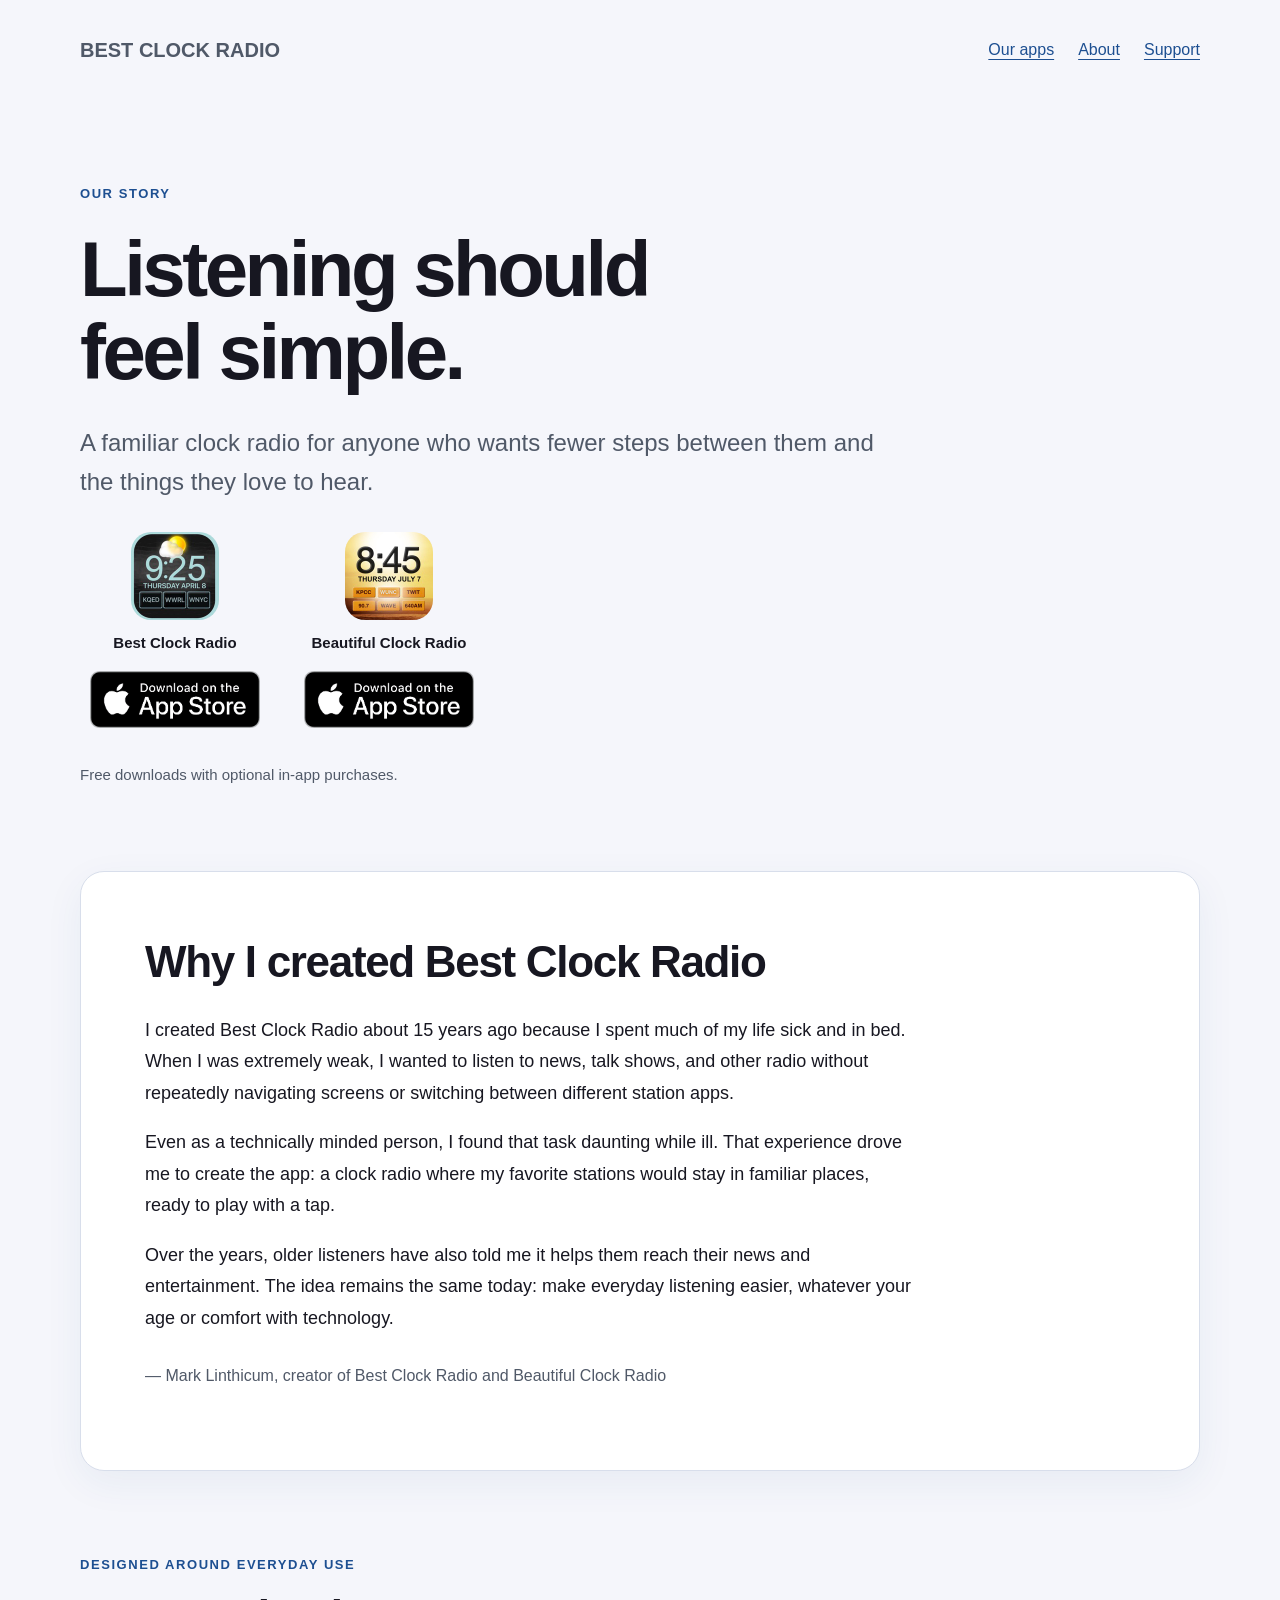
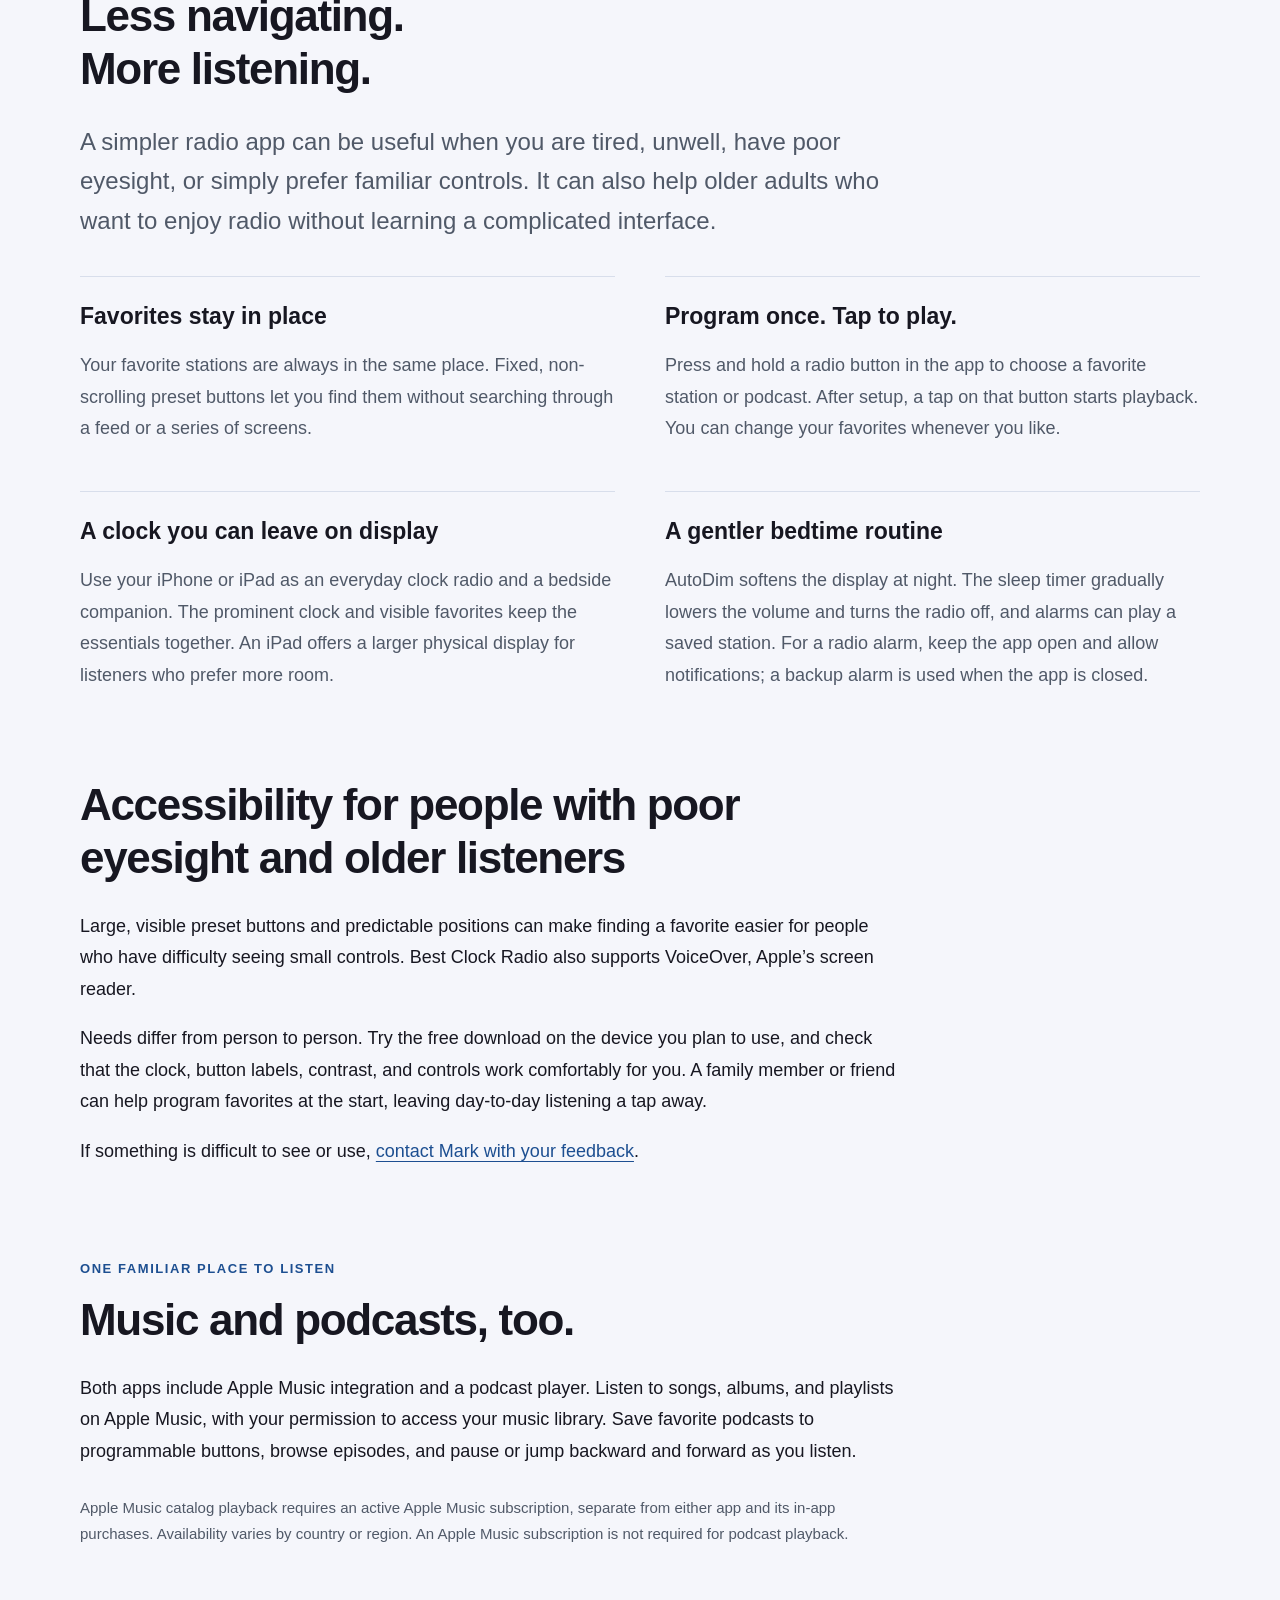
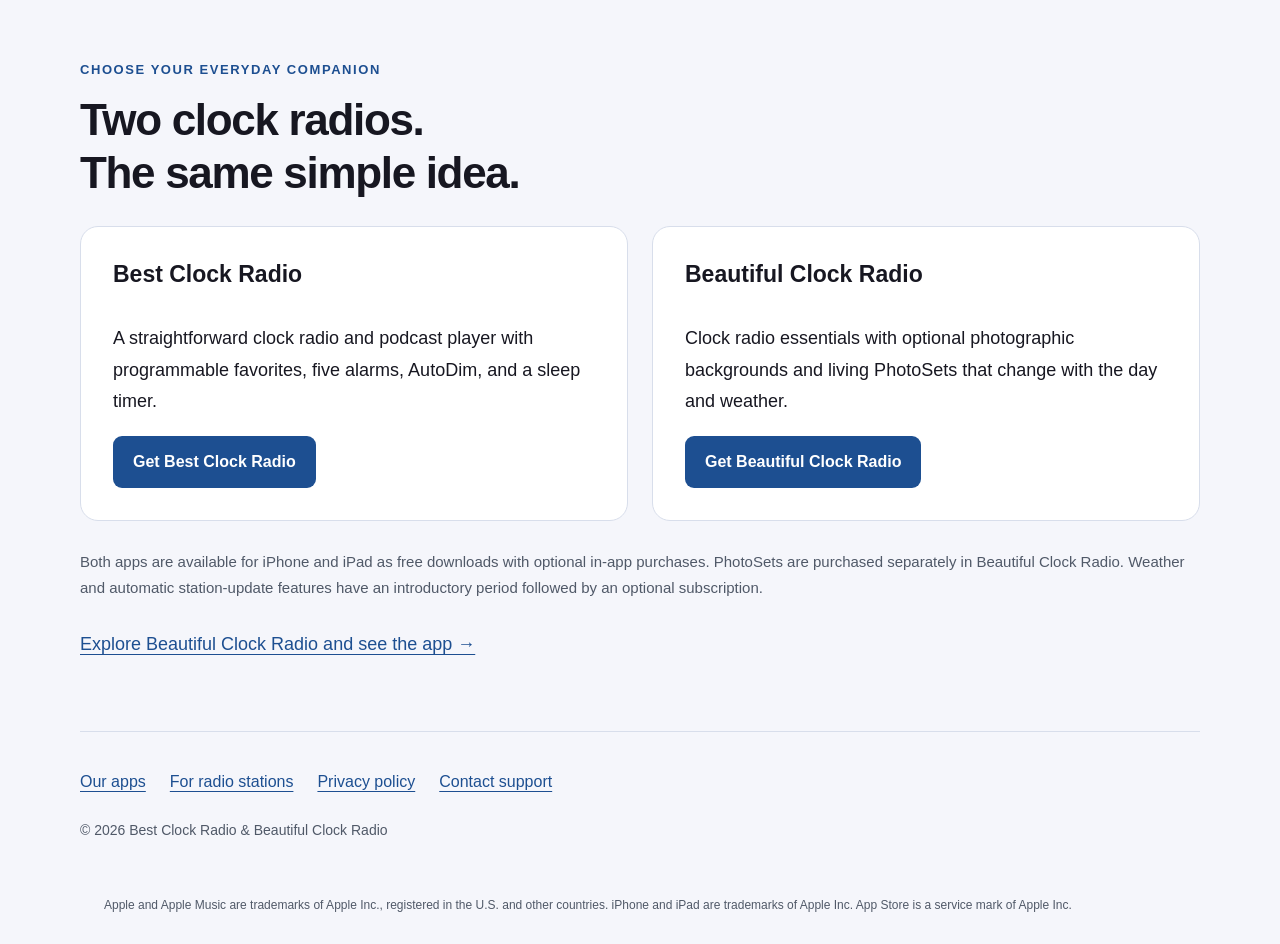
<file: about.html>
<!doctype html>
<html lang="en">
<head>
  <meta charset="utf-8">
  <meta name="viewport" content="width=device-width, initial-scale=1">
  <title>About Best Clock Radio | Simple Radio for Easier Listening</title>
  <meta name="description" content="Why Mark Linthicum created Best Clock Radio: simple, fixed radio buttons for everyday listening, including older adults and people with poor eyesight or low energy.">
  <link rel="canonical" href="https://www.beautifulclockradio.com/about.html">
  <link rel="icon" type="image/png" sizes="32x32" href="assets/favicon-32x32.png">
  <meta property="og:type" content="website">
  <meta property="og:title" content="Our Story &amp; Easy Listening | Best Clock Radio">
  <meta property="og:description" content="A personal story behind a simpler clock radio. Discover fixed programmable favorites and a familiar way to reach your news and entertainment.">
  <meta property="og:url" content="https://www.beautifulclockradio.com/about.html">
  <meta property="og:image" content="https://www.beautifulclockradio.com/assets/best-clock-radio-logo.jpg">
  <meta property="og:site_name" content="Best Clock Radio &amp; Beautiful Clock Radio">
  <meta name="twitter:card" content="summary_large_image">
  <meta name="twitter:title" content="Our Story &amp; Easy Listening | Best Clock Radio">
  <meta name="twitter:description" content="The personal story behind simple, fixed radio buttons for everyday listening.">
  <meta name="twitter:image" content="https://www.beautifulclockradio.com/assets/best-clock-radio-logo.jpg">
  <link rel="stylesheet" href="about.css">
  <script type="application/ld+json">
  {
    "@context": "https://schema.org",
    "@type": "AboutPage",
    "@id": "https://www.beautifulclockradio.com/about.html#page",
    "url": "https://www.beautifulclockradio.com/about.html",
    "name": "About Best Clock Radio: Simple Radio for Easier Listening",
    "description": "The story behind Best Clock Radio and Beautiful Clock Radio, and their approach to simple everyday listening.",
    "author": {"@type": "Person", "name": "Mark Linthicum"},
    "isPartOf": {"@id": "https://www.beautifulclockradio.com/#website"},
    "about": [{"@id": "https://www.beautifulclockradio.com/#best-clock-radio"}, {"@id": "https://www.beautifulclockradio.com/#beautiful-clock-radio"}]
  }
  </script>
</head>
<body>
<a class="skip-link" href="#main">Skip to content</a>
<header><a class="brand" href="./">Best Clock Radio</a><nav aria-label="Main navigation"><a href="./">Our apps</a><a href="about.html" aria-current="page">About</a><a href="mailto:enjoyableapps@gmail.com">Support</a></nav></header>
<main id="main">
  <section class="intro"><p class="kicker">Our story</p><h1>Listening should<br>feel simple.</h1><p class="lead">A familiar clock radio for anyone who wants fewer steps between them and the things they love to hear.</p><div class="app-downloads" aria-label="Download our apps">
 <div class="app-download"><img class="download-icon" src="assets/best-app-icon.jpg" width="88" height="88" alt="Best Clock Radio app icon"><strong>Best Clock Radio</strong><a href="https://apps.apple.com/app/id858324439" aria-label="Download Best Clock Radio on the App Store"><img class="download-badge" src="assets/app-store.png" width="170" alt="Download on the App Store"></a></div>
 <div class="app-download"><img class="download-icon" src="assets/beautiful-app-icon.jpg" width="88" height="88" alt="Beautiful Clock Radio app icon"><strong>Beautiful Clock Radio</strong><a href="https://apps.apple.com/app/id442148386" aria-label="Download Beautiful Clock Radio on the App Store"><img class="download-badge" src="assets/app-store.png" width="170" alt="Download on the App Store"></a></div>
 </div><p class="note">Free downloads with optional in-app purchases.</p></section>
  <article class="story" aria-labelledby="story-heading">
    <h2 id="story-heading">Why I created Best Clock Radio</h2>
    <p>I created Best Clock Radio about 15 years ago because I spent much of my life sick and in bed. When I was extremely weak, I wanted to listen to news, talk shows, and other radio without repeatedly navigating screens or switching between different station apps.</p>
    <p>Even as a technically minded person, I found that task daunting while ill. That experience drove me to create the app: a clock radio where my favorite stations would stay in familiar places, ready to play with a tap.</p>
    <p>Over the years, older listeners have also told me it helps them reach their news and entertainment. The idea remains the same today: make everyday listening easier, whatever your age or comfort with technology.</p>
    <p class="signature">— Mark Linthicum, creator of Best Clock Radio and Beautiful Clock Radio</p>
  </article>
  <section id="easy-listening" class="easy" aria-labelledby="ease-heading">
    <p class="kicker">Designed around everyday use</p><h2 id="ease-heading">Less navigating.<br>More listening.</h2>
    <p class="lead">A simpler radio app can be useful when you are tired, unwell, have poor eyesight, or simply prefer familiar controls. It can also help older adults who want to enjoy radio without learning a complicated interface.</p>
    <div class="benefits">
      <article><h3>Favorites stay in place</h3><p>Your favorite stations are always in the same place. Fixed, non-scrolling preset buttons let you find them without searching through a feed or a series of screens.</p></article>
      <article><h3>Program once. Tap to play.</h3><p>Press and hold a radio button in the app to choose a favorite station or podcast. After setup, a tap on that button starts playback. You can change your favorites whenever you like.</p></article>
      <article><h3>A clock you can leave on display</h3><p>Use your iPhone or iPad as an everyday clock radio and a bedside companion. The prominent clock and visible favorites keep the essentials together. An iPad offers a larger physical display for listeners who prefer more room.</p></article>
      <article><h3>A gentler bedtime routine</h3><p>AutoDim softens the display at night. The sleep timer gradually lowers the volume and turns the radio off, and alarms can play a saved station. For a radio alarm, keep the app open and allow notifications; a backup alarm is used when the app is closed.</p></article>
    </div>
  </section>
  <section class="accessibility" aria-labelledby="accessibility-heading"><h2 id="accessibility-heading">Accessibility for people with poor eyesight and older listeners</h2><p>Large, visible preset buttons and predictable positions can make finding a favorite easier for people who have difficulty seeing small controls. Best Clock Radio also supports VoiceOver, Apple’s screen reader.</p><p>Needs differ from person to person. Try the free download on the device you plan to use, and check that the clock, button labels, contrast, and controls work comfortably for you. A family member or friend can help program favorites at the start, leaving day-to-day listening a tap away.</p><p>If something is difficult to see or use, <a href="mailto:enjoyableapps@gmail.com">contact Mark with your feedback</a>.</p></section>
  <section class="about-audio" aria-labelledby="audio-heading"><p class="kicker">One familiar place to listen</p><h2 id="audio-heading">Music and podcasts, too.</h2><p>Both apps include Apple Music integration and a podcast player. Listen to songs, albums, and playlists on Apple Music, with your permission to access your music library. Save favorite podcasts to programmable buttons, browse episodes, and pause or jump backward and forward as you listen.</p><p class="note">Apple Music catalog playback requires an active Apple Music subscription, separate from either app and its in-app purchases. Availability varies by country or region. An Apple Music subscription is not required for podcast playback.</p></section>
  <section class="choices" aria-labelledby="choices-heading"><p class="kicker">Choose your everyday companion</p><h2 id="choices-heading">Two clock radios.<br>The same simple idea.</h2><div class="app-grid"><article><h3>Best Clock Radio</h3><p>A straightforward clock radio and podcast player with programmable favorites, five alarms, AutoDim, and a sleep timer.</p><a class="button" href="https://apps.apple.com/app/id858324439">Get Best Clock Radio</a></article><article><h3>Beautiful Clock Radio</h3><p>Clock radio essentials with optional photographic backgrounds and living PhotoSets that change with the day and weather.</p><a class="button" href="https://apps.apple.com/app/id442148386">Get Beautiful Clock Radio</a></article></div><p class="note">Both apps are available for iPhone and iPad as free downloads with optional in-app purchases. PhotoSets are purchased separately in Beautiful Clock Radio. Weather and automatic station-update features have an introductory period followed by an optional subscription.</p><a href="./#beautiful-clock-radio">Explore Beautiful Clock Radio and see the app →</a></section>
</main>
<footer><nav aria-label="Footer navigation"><a href="./">Our apps</a><a href="stations.html">For radio stations</a><a href="privacy.html">Privacy policy</a><a href="mailto:enjoyableapps@gmail.com">Contact support</a></nav><p>© 2026 Best Clock Radio &amp; Beautiful Clock Radio</p></footer><p class="trademark-note">Apple and Apple Music are trademarks of Apple Inc., registered in the U.S. and other countries. iPhone and iPad are trademarks of Apple Inc. App Store is a service mark of Apple Inc.</p>
</body>
</html>
</file>
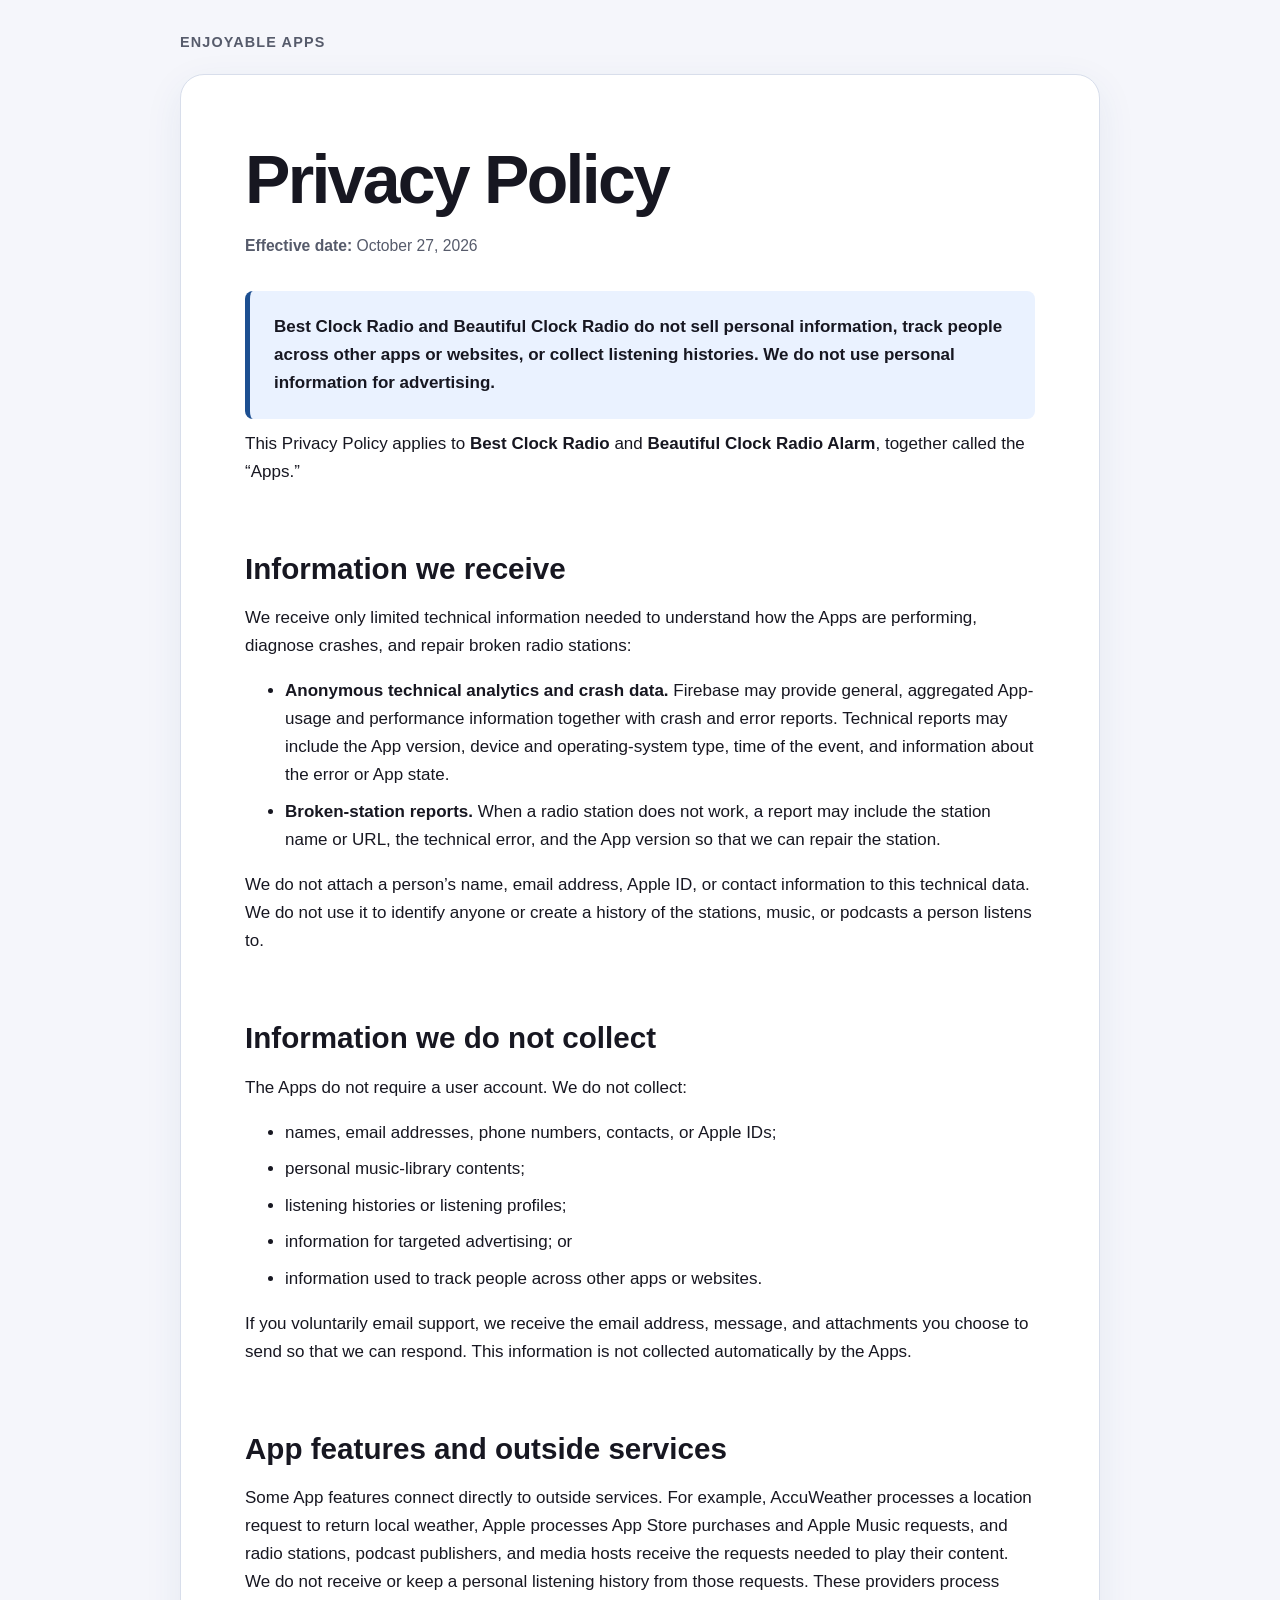
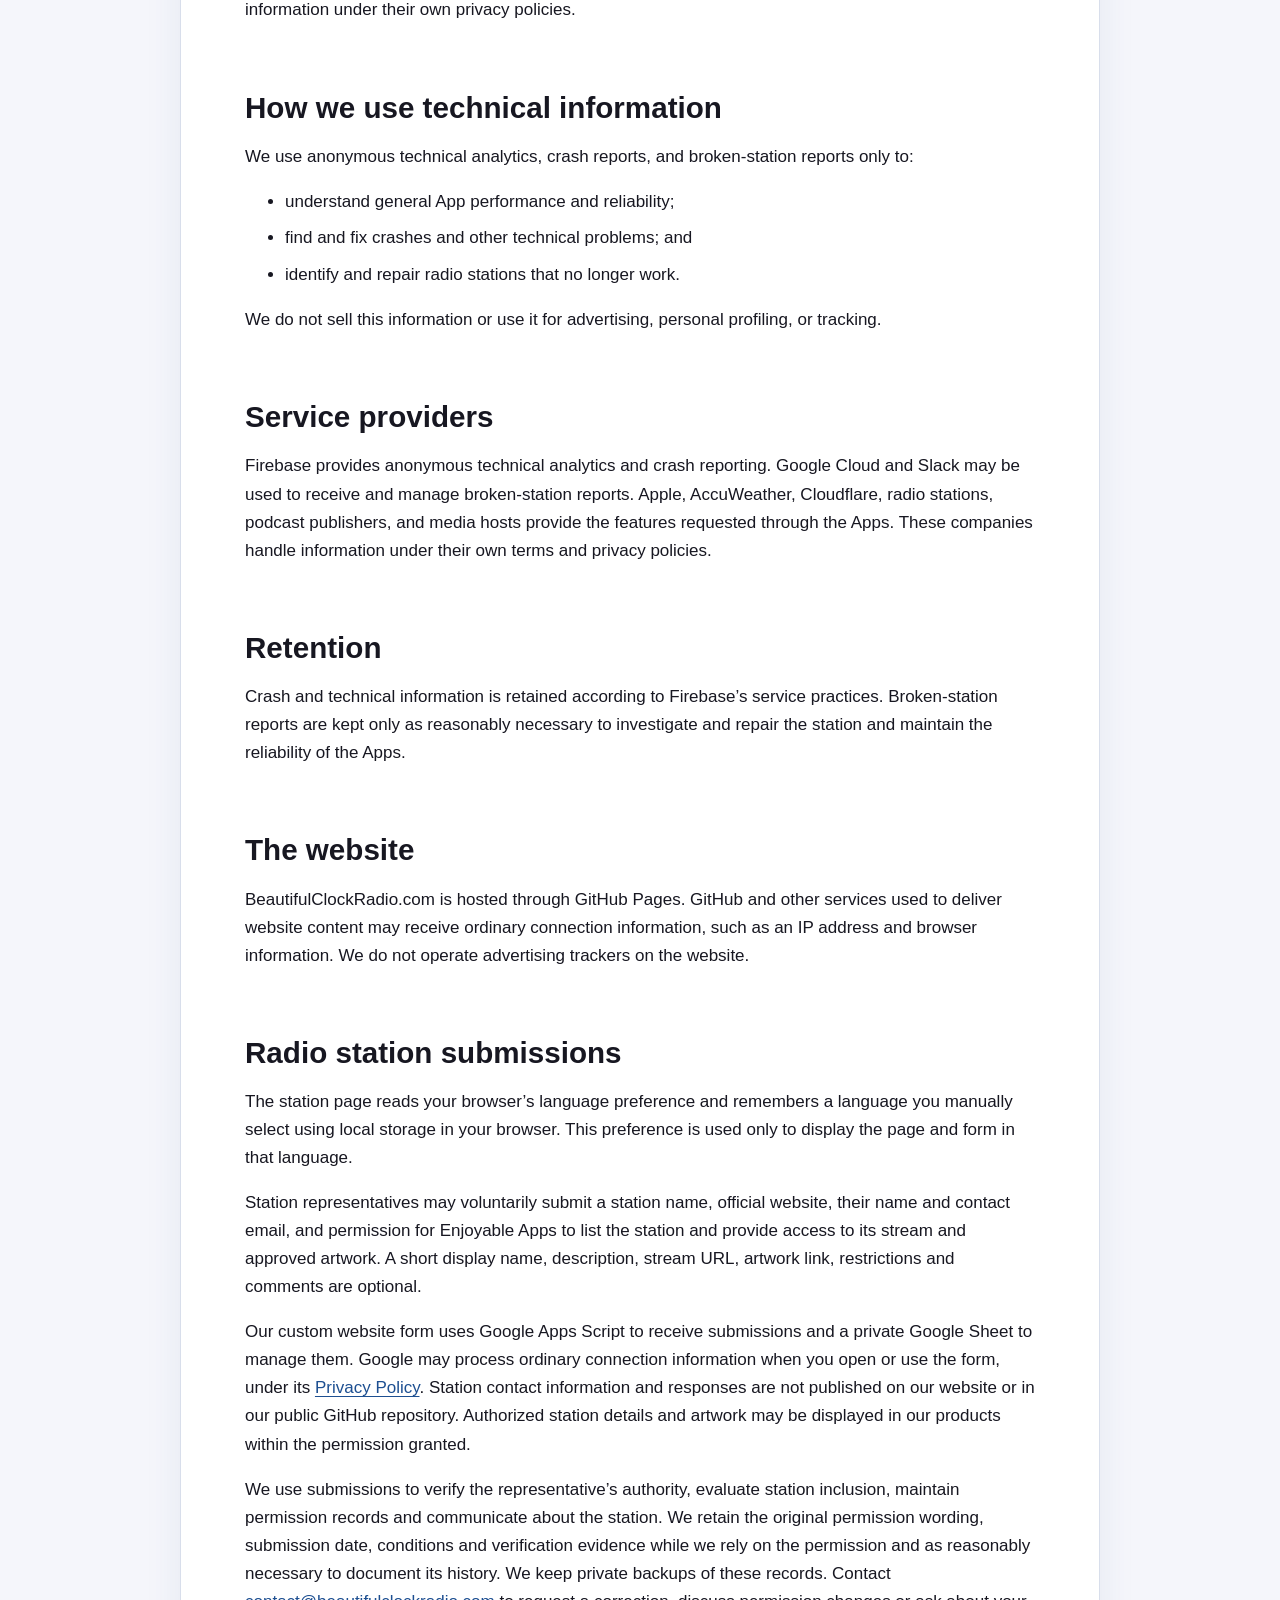
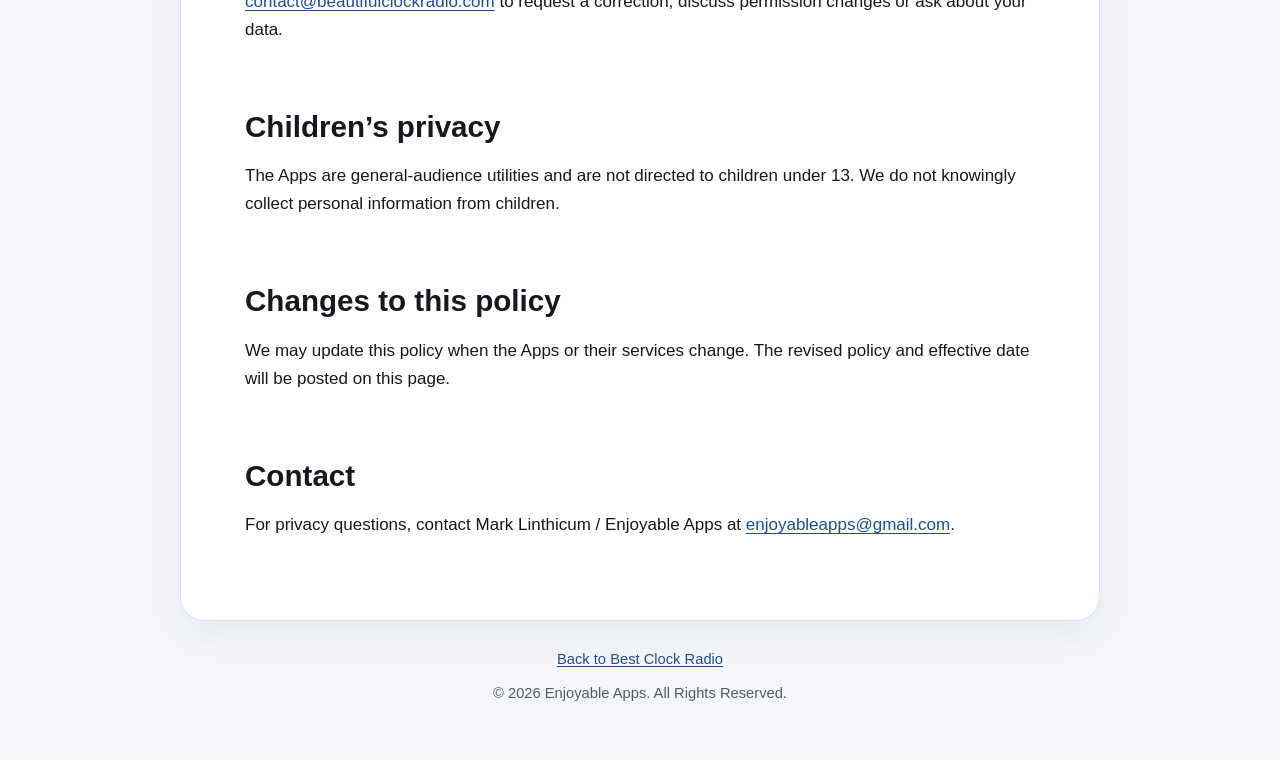
<file: privacy.html>
<!DOCTYPE html>
<html lang="en">
  <head>
    <meta charset="UTF-8" />
    <meta name="viewport" content="width=device-width, initial-scale=1.0" />
    <meta name="description" content="Privacy Policy for Best Clock Radio and Beautiful Clock Radio Alarm." />
    <link rel="canonical" href="https://www.beautifulclockradio.com/privacy.html" />
    <link rel="icon" type="image/png" sizes="32x32" href="assets/favicon-32x32.png" />
    <title>Privacy Policy | Best Clock Radio &amp; Beautiful Clock Radio</title>
    <style>
      :root {
        color-scheme: light;
        --background: #f5f6fb;
        --surface: #ffffff;
        --text: #171721;
        --muted: #565b6b;
        --accent: #1d4f91;
        --border: #d8deeb;
        --soft-accent: #eaf2ff;
      }

      * { box-sizing: border-box; }

      body {
        margin: 0;
        background: var(--background);
        color: var(--text);
        font-family: -apple-system, BlinkMacSystemFont, "Segoe UI", sans-serif;
        font-size: 17px;
        line-height: 1.65;
      }

      a {
        color: var(--accent);
        text-underline-offset: 0.16em;
      }

      header, main, footer {
        width: min(100% - 32px, 920px);
        margin-inline: auto;
      }

      header { padding: 28px 0 18px; }

      .brand {
        color: var(--muted);
        font-size: 0.9rem;
        font-weight: 750;
        letter-spacing: 0.08em;
        text-decoration: none;
        text-transform: uppercase;
      }

      article {
        padding: clamp(28px, 5vw, 64px);
        border: 1px solid var(--border);
        border-radius: 24px;
        background: var(--surface);
        box-shadow: 0 12px 38px rgba(39, 76, 132, 0.08);
      }

      h1, h2 { line-height: 1.2; }

      h1 {
        margin: 0;
        font-size: clamp(2.25rem, 7vw, 4.25rem);
        letter-spacing: -0.04em;
      }

      h2 {
        margin: 2.2em 0 0.6em;
        font-size: clamp(1.35rem, 3.5vw, 1.85rem);
      }

      p, ul { margin: 0.65em 0 1em; }
      li + li { margin-top: 0.5em; }

      .effective-date {
        margin-top: 12px;
        color: var(--muted);
        font-size: 0.98rem;
      }

      .summary {
        margin: 32px 0 8px;
        padding: 22px 24px;
        border-left: 5px solid var(--accent);
        border-radius: 8px;
        background: var(--soft-accent);
      }

      .summary p {
        margin: 0;
        font-weight: 650;
      }

      footer {
        padding: 26px 0 40px;
        color: var(--muted);
        font-size: 0.92rem;
        text-align: center;
      }

      @media (max-width: 560px) {
        body { font-size: 16px; }
        header, main, footer { width: min(100% - 20px, 920px); }
        article { border-radius: 16px; }
      }
    </style>
  </head>
  <body>
    <header>
      <a class="brand" href="index.html">Enjoyable Apps</a>
    </header>

    <main>
      <article>
        <h1>Privacy Policy</h1>
        <p class="effective-date"><strong>Effective date:</strong> October 27, 2026</p>

        <div class="summary">
          <p>
            Best Clock Radio and Beautiful Clock Radio do not sell personal
            information, track people across other apps or websites, or collect
            listening histories. We do not use personal information for advertising.
          </p>
        </div>

        <p>
          This Privacy Policy applies to <strong>Best Clock Radio</strong> and
          <strong>Beautiful Clock Radio Alarm</strong>, together called the “Apps.”
        </p>

        <h2>Information we receive</h2>
        <p>
          We receive only limited technical information needed to understand how
          the Apps are performing, diagnose crashes, and repair broken radio stations:
        </p>
        <ul>
          <li>
            <strong>Anonymous technical analytics and crash data.</strong>
            Firebase may provide general, aggregated App-usage and performance
            information together with crash and error reports. Technical reports
            may include the App version, device and operating-system type, time
            of the event, and information about the error or App state.
          </li>
          <li>
            <strong>Broken-station reports.</strong> When a radio station does
            not work, a report may include the station name or URL, the technical
            error, and the App version so that we can repair the station.
          </li>
        </ul>
        <p>
          We do not attach a person’s name, email address, Apple ID, or contact
          information to this technical data. We do not use it to identify
          anyone or create a history of the stations, music, or podcasts a person
          listens to.
        </p>

        <h2>Information we do not collect</h2>
        <p>The Apps do not require a user account. We do not collect:</p>
        <ul>
          <li>names, email addresses, phone numbers, contacts, or Apple IDs;</li>
          <li>personal music-library contents;</li>
          <li>listening histories or listening profiles;</li>
          <li>information for targeted advertising; or</li>
          <li>information used to track people across other apps or websites.</li>
        </ul>
        <p>
          If you voluntarily email support, we receive the email address,
          message, and attachments you choose to send so that we can respond.
          This information is not collected automatically by the Apps.
        </p>

        <h2>App features and outside services</h2>
        <p>
          Some App features connect directly to outside services. For example,
          AccuWeather processes a location request to return local weather,
          Apple processes App Store purchases and Apple Music requests, and
          radio stations, podcast publishers, and media hosts receive the
          requests needed to play their content. We do not receive or keep a
          personal listening history from those requests. These providers
          process information under their own privacy policies.
        </p>

        <h2>How we use technical information</h2>
        <p>
          We use anonymous technical analytics, crash reports, and
          broken-station reports only to:
        </p>
        <ul>
          <li>understand general App performance and reliability;</li>
          <li>find and fix crashes and other technical problems; and</li>
          <li>identify and repair radio stations that no longer work.</li>
        </ul>
        <p>
          We do not sell this information or use it for advertising, personal
          profiling, or tracking.
        </p>

        <h2>Service providers</h2>
        <p>
          Firebase provides anonymous technical analytics and crash reporting.
          Google Cloud and Slack may be used to receive and manage broken-station
          reports. Apple, AccuWeather, Cloudflare, radio stations, podcast
          publishers, and media hosts provide the features requested through the
          Apps. These companies handle information under their own terms and
          privacy policies.
        </p>

        <h2>Retention</h2>
        <p>
          Crash and technical information is retained according to Firebase’s
          service practices. Broken-station reports are kept only as reasonably
          necessary to investigate and repair the station and maintain the
          reliability of the Apps.
        </p>

        <h2>The website</h2>
        <p>
          BeautifulClockRadio.com is hosted through GitHub Pages. GitHub and
          other services used to deliver website content may receive ordinary
          connection information, such as an IP address and browser information.
          We do not operate advertising trackers on the website.
        </p>

        <h2>Radio station submissions</h2>
        <p>
          The station page reads your browser’s language preference and remembers
          a language you manually select using local storage in your browser.
          This preference is used only to display the page and form in that language.
        </p>
        <p>
          Station representatives may voluntarily submit a station name, official
          website, their name and contact email, and permission for Enjoyable Apps
          to list the station and provide access to its stream and approved artwork.
          A short display name, description, stream URL, artwork link, restrictions
          and comments are optional.
        </p>
        <p>
          Our custom website form uses Google Apps Script to receive submissions
          and a private Google Sheet to manage them. Google may process ordinary connection information
          when you open or use the form, under its
          <a href="https://policies.google.com/privacy">Privacy Policy</a>.
          Station contact information and responses are not published on our website
          or in our public GitHub repository. Authorized station details and artwork
          may be displayed in our products within the permission granted.
        </p>
        <p>
          We use submissions to verify the representative’s authority, evaluate
          station inclusion, maintain permission records and communicate about the
          station. We retain the original permission wording, submission date,
          conditions and verification evidence while we rely on the permission and
          as reasonably necessary to document its history. We keep private backups
          of these records. Contact
          <a href="mailto:contact@beautifulclockradio.com">contact@beautifulclockradio.com</a>
          to request a correction, discuss permission changes or ask about your data.
        </p>

        <h2>Children’s privacy</h2>
        <p>
          The Apps are general-audience utilities and are not directed to
          children under 13. We do not knowingly collect personal information
          from children.
        </p>

        <h2>Changes to this policy</h2>
        <p>
          We may update this policy when the Apps or their services change. The
          revised policy and effective date will be posted on this page.
        </p>

        <h2>Contact</h2>
        <p>
          For privacy questions, contact Mark Linthicum / Enjoyable Apps at
          <a href="mailto:enjoyableapps@gmail.com">enjoyableapps@gmail.com</a>.
        </p>
      </article>
    </main>

    <footer>
      <a href="index.html">Back to Best Clock Radio</a>
      <p>© 2026 Enjoyable Apps. All Rights Reserved.</p>
    </footer>
  </body>
</html>
</file>
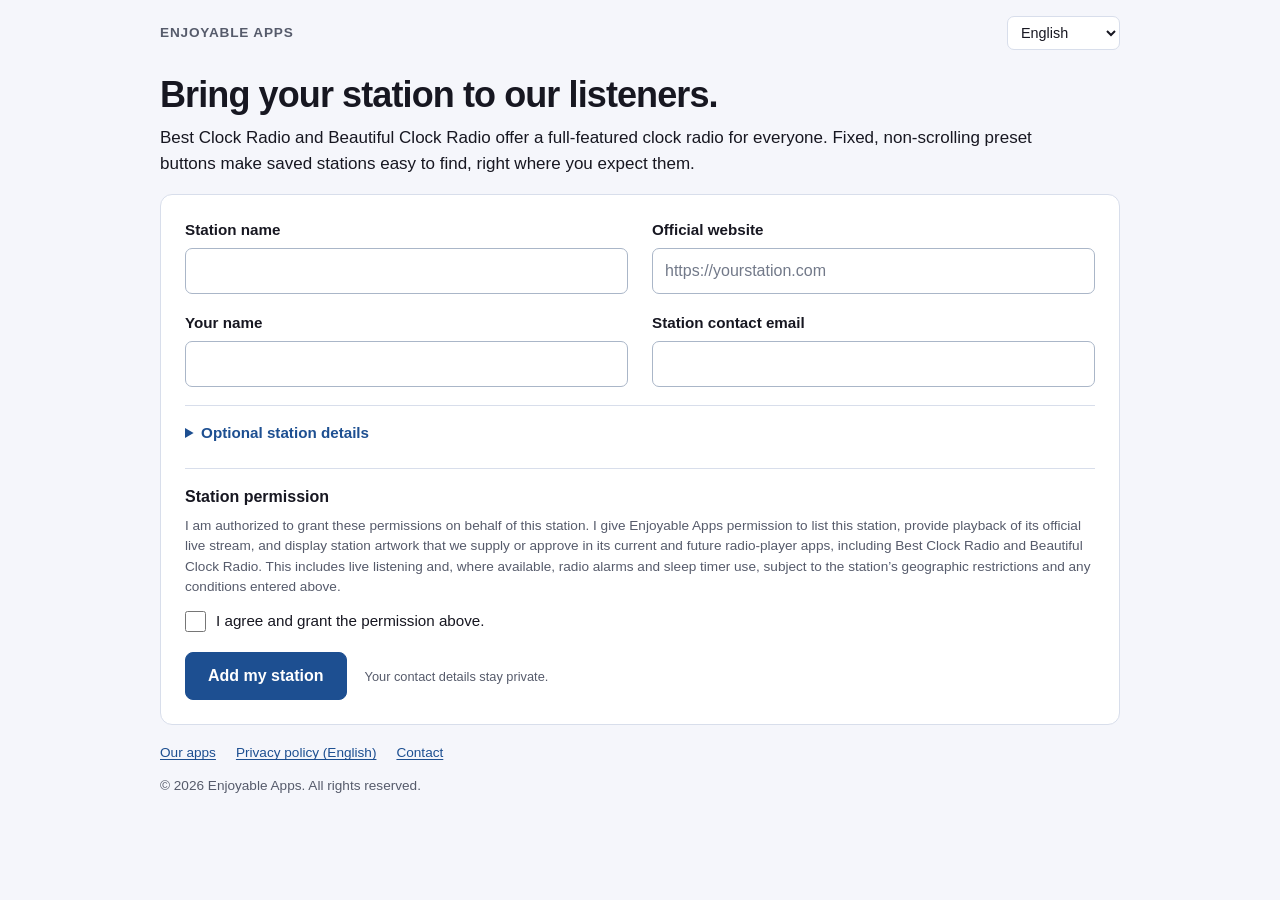
<file: stations.html>
<!DOCTYPE html>
<html lang="en">
<head>
<meta charset="UTF-8"><meta name="viewport" content="width=device-width, initial-scale=1.0">
<title>For Radio Stations | Enjoyable Apps</title>
<meta name="description" content="Bring your station to our listeners. Simple station submission form for Enjoyable Apps radio players.">
<link rel="canonical" href="https://www.beautifulclockradio.com/stations.html">
<link rel="icon" type="image/png" sizes="32x32" href="assets/favicon-32x32.png">
<link rel="stylesheet" href="station-form.css?v=20261027-custom1">
<script src="station-languages.js?v=20261109-text-limits" defer></script>
<script src="station-form-config.js?v=20261027-custom1" defer></script>
<script src="station-form.js?v=20261027-custom1" defer></script>
</head>
<body>
<header><a class="brand" href="index.html">Enjoyable Apps</a><div id="language-picker" hidden><label class="sr-only" for="station-language" data-i18n="language">Language</label><select id="station-language"><option value="en">English</option></select></div></header>
<main>
<section class="intro" aria-labelledby="page-title"><h1 id="page-title" data-i18n="heading">Bring your station to our listeners.</h1><p data-i18n="lead">Best Clock Radio and Beautiful Clock Radio offer a full-featured clock radio for everyone. Fixed, non-scrolling preset buttons make saved stations easy to find, right where you expect them.</p></section>
<form id="station-form" class="form-card" method="post" target="station-receipt" aria-describedby="form-status">
<div class="field-grid"><div class="field"><label for="station_name" data-i18n="stationName">Station name</label><input id="station_name" name="station_name" type="text" autocomplete="organization" data-limit="120" required></div>
<div class="field"><label for="website" data-i18n="website">Official website</label><input id="website" name="website" type="text" autocomplete="url" data-limit="2048" required inputmode="url" placeholder="https://yourstation.com" data-placeholder="urlHint"></div>
<div class="field"><label for="representative" data-i18n="representative">Your name</label><input id="representative" name="representative" type="text" autocomplete="name" data-limit="120" required></div>
<div class="field"><label for="email" data-i18n="email">Station contact email</label><input id="email" name="email" type="email" autocomplete="email" data-limit="254" required></div>
</div>
<details id="optional-details"><summary data-i18n="optional">Optional station details</summary><div class="field-grid optional-grid">
<div class="field"><label for="display_name" data-i18n="displayName">Display name</label><input id="display_name" name="display_name" data-limit="20" aria-describedby="display-hint display-counter"><div class="field-note"><span id="display-hint" data-i18n="displayHint">A short title. Up to 20 characters, including spaces.</span><span id="display-counter" class="counter" data-counter="display_name"></span></div></div>
<div class="field"><label for="description" data-i18n="description">Short description</label><input id="description" name="description" data-limit="30" aria-describedby="description-hint description-counter"><div class="field-note"><span id="description-hint" data-i18n="descriptionHint">Up to 30 characters, including spaces.</span><span id="description-counter" class="counter" data-counter="description"></span></div></div>
<div class="field"><label for="stream_url" data-i18n="stream">Stream URL</label><input id="stream_url" name="stream_url" type="url" inputmode="url" data-limit="2048" placeholder="https://"></div>
<div class="field"><label for="artwork_url" data-i18n="artwork">Artwork URL</label><input id="artwork_url" name="artwork_url" type="url" inputmode="url" data-limit="2048" placeholder="https://"></div>
<div class="field full-width"><label for="comments" data-i18n="comments">Restrictions or comments</label><textarea id="comments" name="comments" rows="2" data-limit="2000"></textarea></div>
</div></details>
<section class="permission" aria-labelledby="permission-heading"><h2 id="permission-heading" data-i18n="permissionHeading">Station permission</h2><p id="permission-text" data-i18n="permission">I am authorized to grant these permissions on behalf of this station. I give Enjoyable Apps permission to list this station, provide playback of its official live stream, and display station artwork that we supply or approve in its current and future radio-player apps, including Best Clock Radio and Beautiful Clock Radio. This includes live listening and, where available, radio alarms and sleep timer use, subject to the station’s geographic restrictions and any conditions entered above.</p><label class="agreement"><input type="checkbox" id="permission" name="permission" value="agree" required aria-describedby="permission-text"><span data-i18n="agree">I agree and grant the permission above.</span></label></section>
<div hidden aria-hidden="true"><label for="fax">Leave this blank</label><input id="fax" name="fax" autocomplete="off" tabindex="-1"></div>
<input type="hidden" name="language" value="en"><input type="hidden" name="permission_version" value="2026-10-27"><input type="hidden" name="submission_id"><input type="hidden" name="response_token"><input type="hidden" name="started_at"><input type="hidden" name="origin">
<div class="submit-row"><button id="submit-button" type="submit" disabled data-i18n="submit">Add my station</button><span class="private-note" data-i18n="privateNote">Your contact details stay private.</span></div>
<p id="form-status" role="status" aria-live="polite" tabindex="-1" hidden></p>
<noscript><p>Please enable JavaScript to submit this form, or email <a href="mailto:contact@beautifulclockradio.com">contact@beautifulclockradio.com</a>.</p></noscript>
</form>
<section id="success" class="form-card" hidden tabindex="-1" aria-live="polite"><p data-i18n="success">Thank you. Your station details and permission have been received. We’ll review them before adding your station.</p><p><span data-i18n="reference">Reference</span>: <strong id="submission-reference"></strong></p><button id="another-station" type="button" data-i18n="reset">Add another station</button></section>
<iframe id="receipt-frame" name="station-receipt" title="Submission receipt" hidden></iframe>
</main>
<footer><nav aria-label="Footer"><a href="index.html" data-i18n="ourApps">Our apps</a><a href="privacy.html" data-i18n="privacy">Privacy policy (English)</a><a href="mailto:contact@beautifulclockradio.com" data-i18n="contact">Contact</a></nav><p>© 2026 Enjoyable Apps. <span data-i18n="rights">All rights reserved.</span></p></footer>
</body></html>
</file>
<file: about.css>
:root{color-scheme:light;--bg:#f5f6fb;--ink:#171721;--muted:#505968;--blue:#1d4f91;--line:#d8deeb}*{box-sizing:border-box}html{scroll-behavior:smooth}body{margin:0;background:var(--bg);color:var(--ink);font-family:-apple-system,BlinkMacSystemFont,"Segoe UI",sans-serif;font-size:18px;line-height:1.75}a{color:var(--blue);text-underline-offset:4px}a:focus-visible{outline:3px solid var(--blue);outline-offset:5px}.skip-link{position:absolute;top:-100px;left:16px;background:#fff;padding:12px 20px;z-index:10}.skip-link:focus{top:10px}header,main,footer{width:min(1120px,100% - 48px);margin-inline:auto}header{display:flex;align-items:center;justify-content:space-between;padding:28px 0;gap:20px}.brand{font-size:20px;font-weight:800;text-transform:uppercase;text-decoration:none;color:#505968}nav{display:flex;flex-wrap:wrap;gap:8px 24px}nav a{display:inline-flex;min-height:44px;align-items:center;font-size:16px}.intro{padding:70px 0 55px;max-width:850px}.kicker{text-transform:uppercase;font-size:13px;font-weight:700;letter-spacing:.12em;color:var(--blue)}h1{font-size:clamp(46px,7vw,78px);line-height:1.07;letter-spacing:-.045em;margin:22px 0 28px}h2{font-size:clamp(30px,4vw,44px);line-height:1.2;letter-spacing:-.03em;margin:0 0 26px}h3{font-size:23px;line-height:1.35;margin:0 0 15px}.lead{font-size:clamp(20px,2.5vw,24px);line-height:1.65;color:var(--muted);max-width:820px}.story{background:#fff;border:1px solid var(--line);border-radius:24px;padding:clamp(28px,5vw,64px);box-shadow:0 12px 38px #274c8410}.story p{max-width:770px}.signature{font-size:16px;color:var(--muted);margin-top:28px}.easy,.accessibility,.choices{padding:70px 0 0;scroll-margin-top:25px}.benefits{display:grid;grid-template-columns:1fr 1fr;gap:28px 50px;margin-top:36px}.benefits article{border-top:1px solid var(--line);padding-top:24px}.benefits p{color:var(--muted)}.accessibility{max-width:820px}.app-grid{display:grid;grid-template-columns:1fr 1fr;gap:24px}.app-grid article{padding:32px;background:#fff;border:1px solid var(--line);border-radius:18px;display:flex;flex-direction:column;align-items:flex-start}.app-grid p{flex:1}.button{display:inline-flex;align-items:center;min-height:48px;background:var(--blue);color:white;text-decoration:none;padding:12px 20px;border-radius:9px;font-weight:600;font-size:16px}.note{font-size:15px;color:var(--muted);margin:28px 0}.choices{padding-bottom:70px}footer{border-top:1px solid var(--line);padding:28px 0;font-size:14px;color:var(--muted)}@media(max-width:650px){header,main,footer{width:calc(100% - 36px)}header{align-items:flex-start;flex-direction:column;gap:4px}.intro{padding:36px 0}.benefits,.app-grid{grid-template-columns:1fr;gap:22px}.easy,.accessibility,.choices{padding-top:48px}.choices{padding-bottom:48px}.story{border-radius:18px}h1{font-size:48px}}@media(prefers-reduced-motion:reduce){html{scroll-behavior:auto}}

.app-downloads{display:flex;flex-wrap:wrap;gap:24px;margin-top:30px;align-items:flex-start}.app-download{display:flex;flex-direction:column;align-items:center;gap:12px;width:190px;text-align:center}.app-download .download-icon{width:88px;height:88px;border-radius:20px}.app-download strong{font:600 15px/1.4 -apple-system,BlinkMacSystemFont,"Segoe UI",sans-serif;color:#171721}.app-download a{display:inline-flex;padding:6px;min-height:48px}.app-download .download-badge{width:170px;height:auto;display:block}.trademark-note{max-width:1120px;margin:0 auto;padding:12px 24px 28px;color:#505968;font:12px/1.65 -apple-system,BlinkMacSystemFont,"Segoe UI",sans-serif}.listening-section{max-width:1320px;padding:50px clamp(20px,4vw,60px);margin:auto}.listening-section .section-kicker{color:#1d4f91}.listening-section h2{font:700 clamp(42px,5vw,66px)/1.1 'Alumni Sans',sans-serif;margin:16px 0}.listening-lead{font-size:21px;line-height:1.6;max-width:800px}.listening-grid{display:grid;grid-template-columns:1fr 1fr;gap:32px;margin-top:30px}.listening-grid article{background:white;border-radius:18px;padding:30px;border:1px solid #d8deeb}.listening-grid h3{font-size:26px;font-weight:600;margin-bottom:15px}.listening-grid p{line-height:1.7;margin-bottom:16px}.listening-grid .service-note{font-size:14px;color:#505968}.about-audio{padding-top:60px;max-width:820px}@media(max-width:1023px){.app-downloads{justify-content:center}}@media(max-width:650px){.app-downloads{gap:16px}.app-download{width:calc(50% - 8px);max-width:190px}.app-download .download-badge{width:100%;max-width:170px}.app-download strong{font-size:14px}.listening-grid{grid-template-columns:1fr;gap:20px}.listening-grid article{padding:24px}.listening-section{padding:35px 24px}.about-audio{padding-top:48px}}
</file>
<file: station-form.css>
:root{color-scheme:light;--background:#f5f6fb;--surface:#fff;--text:#171721;--muted:#565b6b;--accent:#1d4f91;--border:#d8deeb;--error:#a32121}
*{box-sizing:border-box}[hidden]{display:none!important}
body{margin:0;background:var(--background);color:var(--text);font-family:-apple-system,BlinkMacSystemFont,"Segoe UI",sans-serif;font-size:17px;line-height:1.5}
a{color:var(--accent);text-underline-offset:.16em}
a:focus-visible,summary:focus-visible,input:focus-visible,textarea:focus-visible,select:focus-visible,button:focus-visible{outline:3px solid var(--accent);outline-offset:3px}
header,main,footer{width:min(100% - 32px,960px);margin-inline:auto}
header{display:flex;align-items:center;justify-content:space-between;gap:12px;padding:16px 0}
.brand{color:var(--muted);font-size:.85rem;font-weight:750;letter-spacing:.06em;text-decoration:none;text-transform:uppercase}
select{padding:7px 26px 7px 9px;border:1px solid var(--border);border-radius:7px;background:var(--surface);color:var(--text);font:inherit;font-size:.9rem}
h1{margin:8px 0 10px;font-size:clamp(1.8rem,4vw,2.25rem);line-height:1.15;letter-spacing:-.025em}
.intro p{margin:0 0 18px;max-width:900px}
.form-card{padding:24px;border:1px solid var(--border);border-radius:12px;background:var(--surface)}
.field-grid{display:grid;grid-template-columns:1fr 1fr;gap:18px 24px}
.field{min-width:0}.field label{display:block;margin:0 0 6px;font-size:.95rem;font-weight:600}
input:not([type=checkbox]),textarea{display:block;width:100%;min-height:46px;padding:10px 12px;border:1px solid #aab6c8;border-radius:7px;background:#fff;color:var(--text);font:inherit;font-size:16px}
textarea{resize:vertical}input::placeholder{color:#727989;opacity:1}
input[aria-invalid=true],textarea[aria-invalid=true]{border-color:var(--error)}
.full-width{grid-column:1/-1}.field-note{display:flex;flex-wrap:wrap;justify-content:space-between;gap:4px 12px;margin-top:5px;color:var(--muted);font-size:.75rem}
.counter{white-space:nowrap}.counter.over-limit{color:var(--error);font-weight:650}
details{margin-top:18px;border-top:1px solid var(--border);padding-top:16px}
summary{cursor:pointer;color:var(--accent);font-size:.95rem;font-weight:600;min-height:28px}
.optional-grid{margin-top:14px}
.permission{margin-top:18px;padding-top:16px;border-top:1px solid var(--border)}
.permission h2{margin:0 0 7px;font-size:1rem}.permission p{margin:0 0 12px;color:var(--muted);font-size:.85rem;line-height:1.5}
.agreement{display:flex;align-items:flex-start;gap:10px;font-size:.95rem;cursor:pointer}
.agreement input{flex:0 0 auto;width:21px;height:21px;margin:1px 0 0;accent-color:var(--accent)}
.submit-row{display:flex;align-items:center;flex-wrap:wrap;gap:10px 18px;margin-top:20px}
button{min-height:46px;padding:11px 22px;border:1px solid var(--accent);border-radius:8px;background:var(--accent);color:#fff;font:inherit;font-size:1rem;font-weight:650;cursor:pointer}
button:hover{background:#173f75}button:disabled{opacity:.65;cursor:wait}
.private-note{color:var(--muted);font-size:.8rem}
#form-status{margin:14px 0 0;color:var(--error);font-size:.9rem}#success p:first-child{font-weight:600}
.sr-only{position:absolute;width:1px;height:1px;padding:0;margin:-1px;overflow:hidden;clip:rect(0,0,0,0);white-space:nowrap;border:0}
footer{padding:18px 0 28px;color:var(--muted);font-size:.85rem}footer nav{display:flex;flex-wrap:wrap;gap:12px 20px}footer p{margin:12px 0 0}
@media(max-width:560px){body{font-size:16px}header,main,footer{width:min(100% - 20px,960px)}.form-card{padding:18px 16px}.field-grid{grid-template-columns:1fr;gap:15px}.permission p{font-size:.85rem}.submit-row{align-items:flex-start;flex-direction:column}}
</file>
